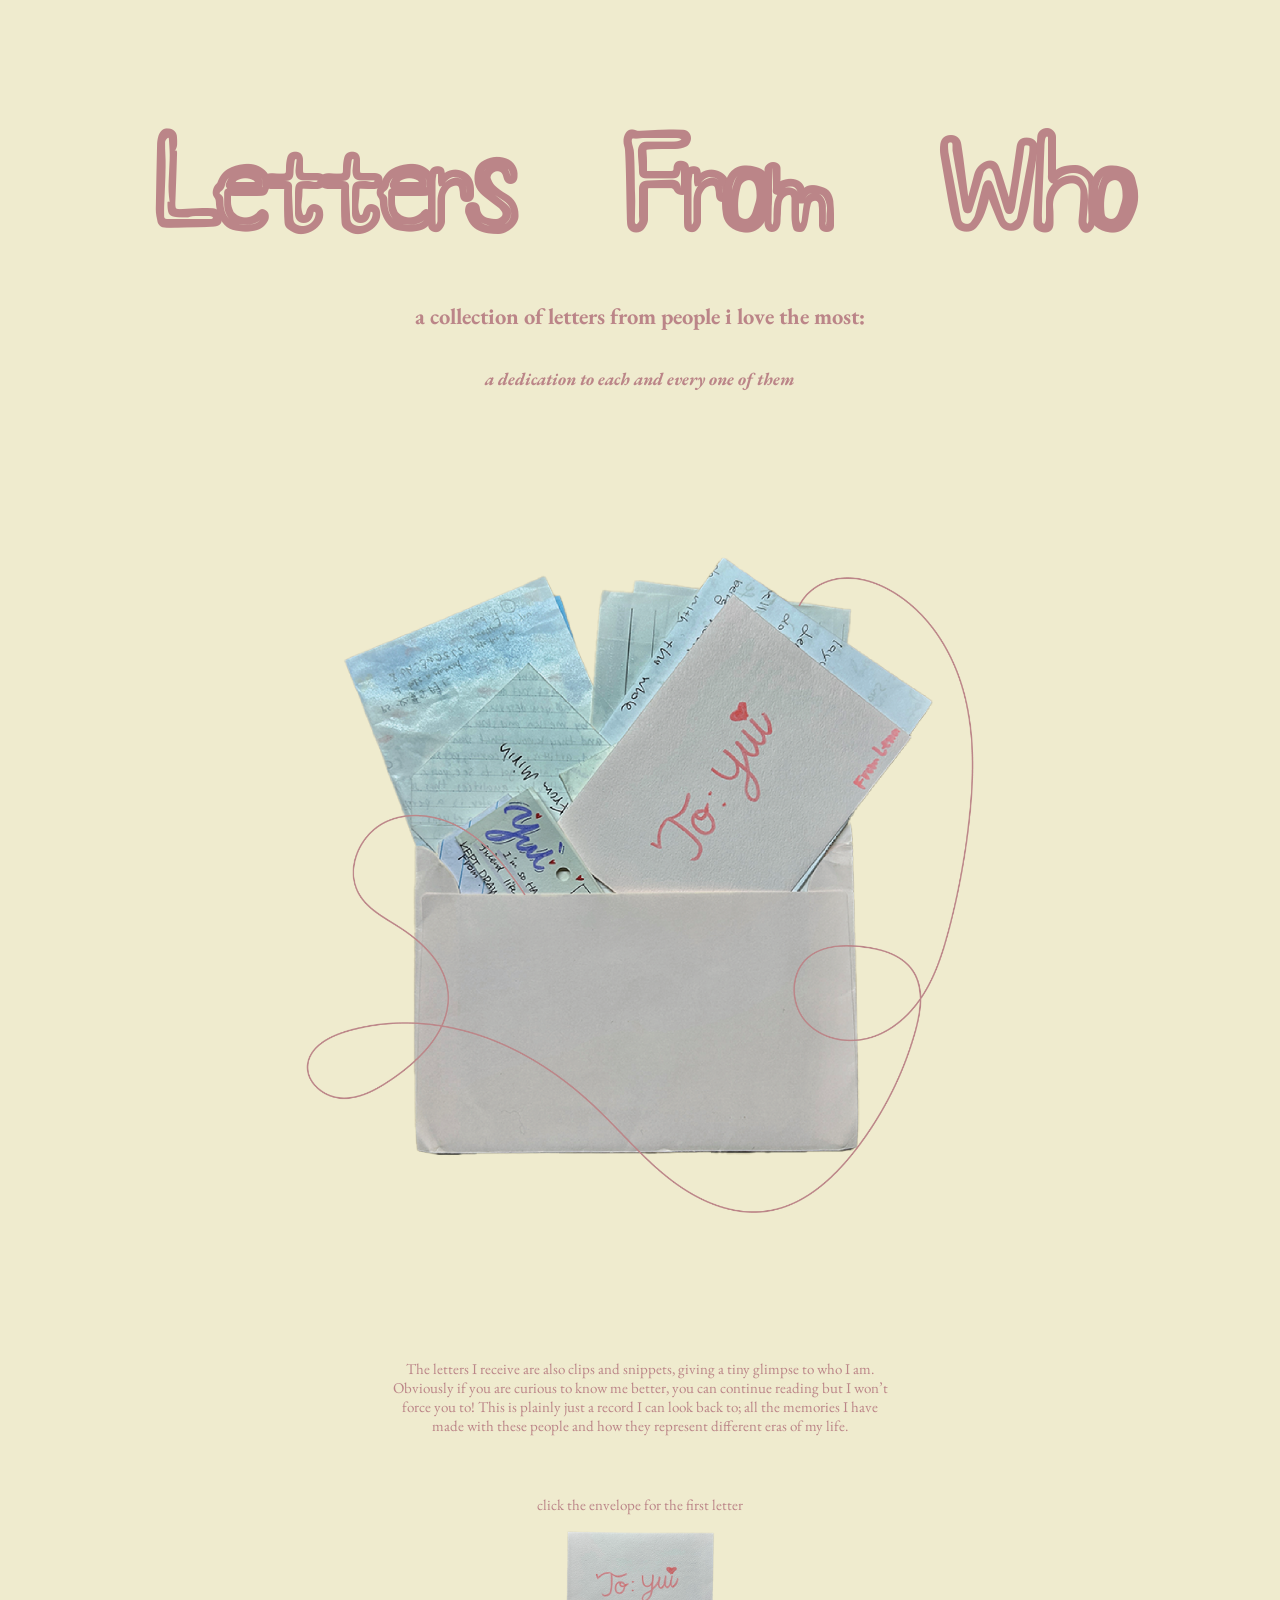
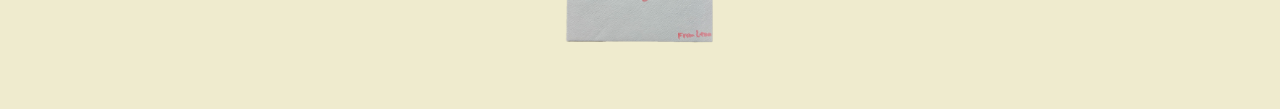
<file: index.html>
<!DOCTYPE html>
<html>
<head>
	<meta charset="utf-8">
	<meta name="viewport" content="width=device-width, initial-scale=1">
	<title>Letters From Who Intro</title>
	<link rel="stylesheet" type="text/css" href="index.css">
	
	<!-- THIS IS FOR GOOGLE FONTS  -->
	<link rel="preconnect" href="https://fonts.googleapis.com">
<link rel="preconnect" href="https://fonts.gstatic.com" crossorigin>
<link href="https://fonts.googleapis.com/css2?family=League+Script&family=Shizuru&display=swap" rel="stylesheet">
	

<link rel="preconnect" href="https://fonts.googleapis.com">
<link rel="preconnect" href="https://fonts.gstatic.com" crossorigin>
<link href="https://fonts.googleapis.com/css2?family=Shizuru&display=swap" rel="stylesheet">

<link rel="preconnect" href="https://fonts.googleapis.com">
<link rel="preconnect" href="https://fonts.gstatic.com" crossorigin>
<link href="https://fonts.googleapis.com/css2?family=EB+Garamond:ital,wght@0,400..800;1,400..800&family=League+Script&family=Shizuru&display=swap" rel="stylesheet">



</head>
<body>

<h1>Letters From Who</h1>
<br>
<br>

<h2> a collection of letters from people i love the most:</h>
<h3><i> a dedication to each and every one of them</i></h3>

<img src="Images/letterexplode.png" width="700">

<div class="container">
<p id="para">The letters I receive are also clips and snippets, giving a tiny glimpse to who I am. Obviously if you are curious to know me better, you can continue reading but I won’t force you to! This is plainly just a record I can look back to; all the memories I have made with these people and how they represent different eras of my life. </p>
 </div>

<p id="paragraph1">click the envelope for the first letter</p>


<a href="file:///Users/yuikimura/Desktop/Core%20Interaction/entry_1/entry_1.html">
<img src="Images/nextletter.png" alt="Clickable Image" width="150">
</a>










</body>
</html>
</file>
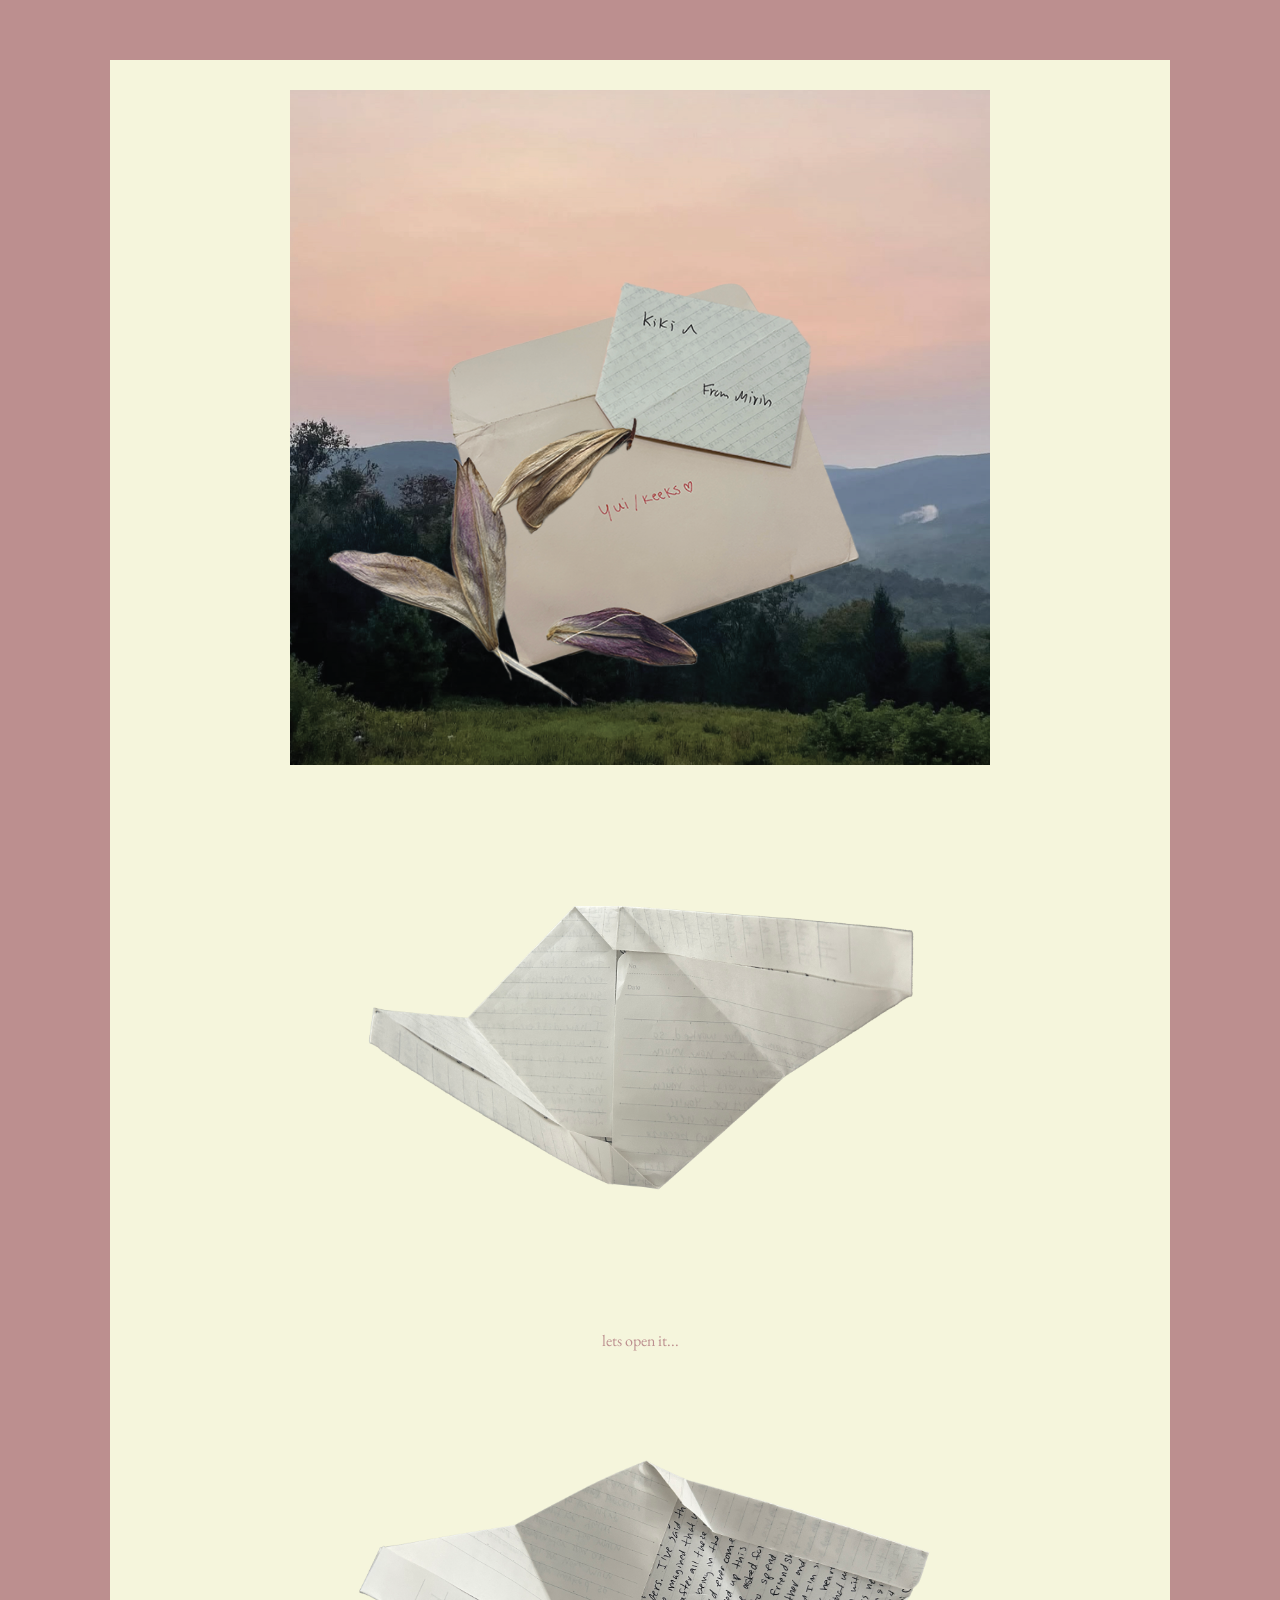
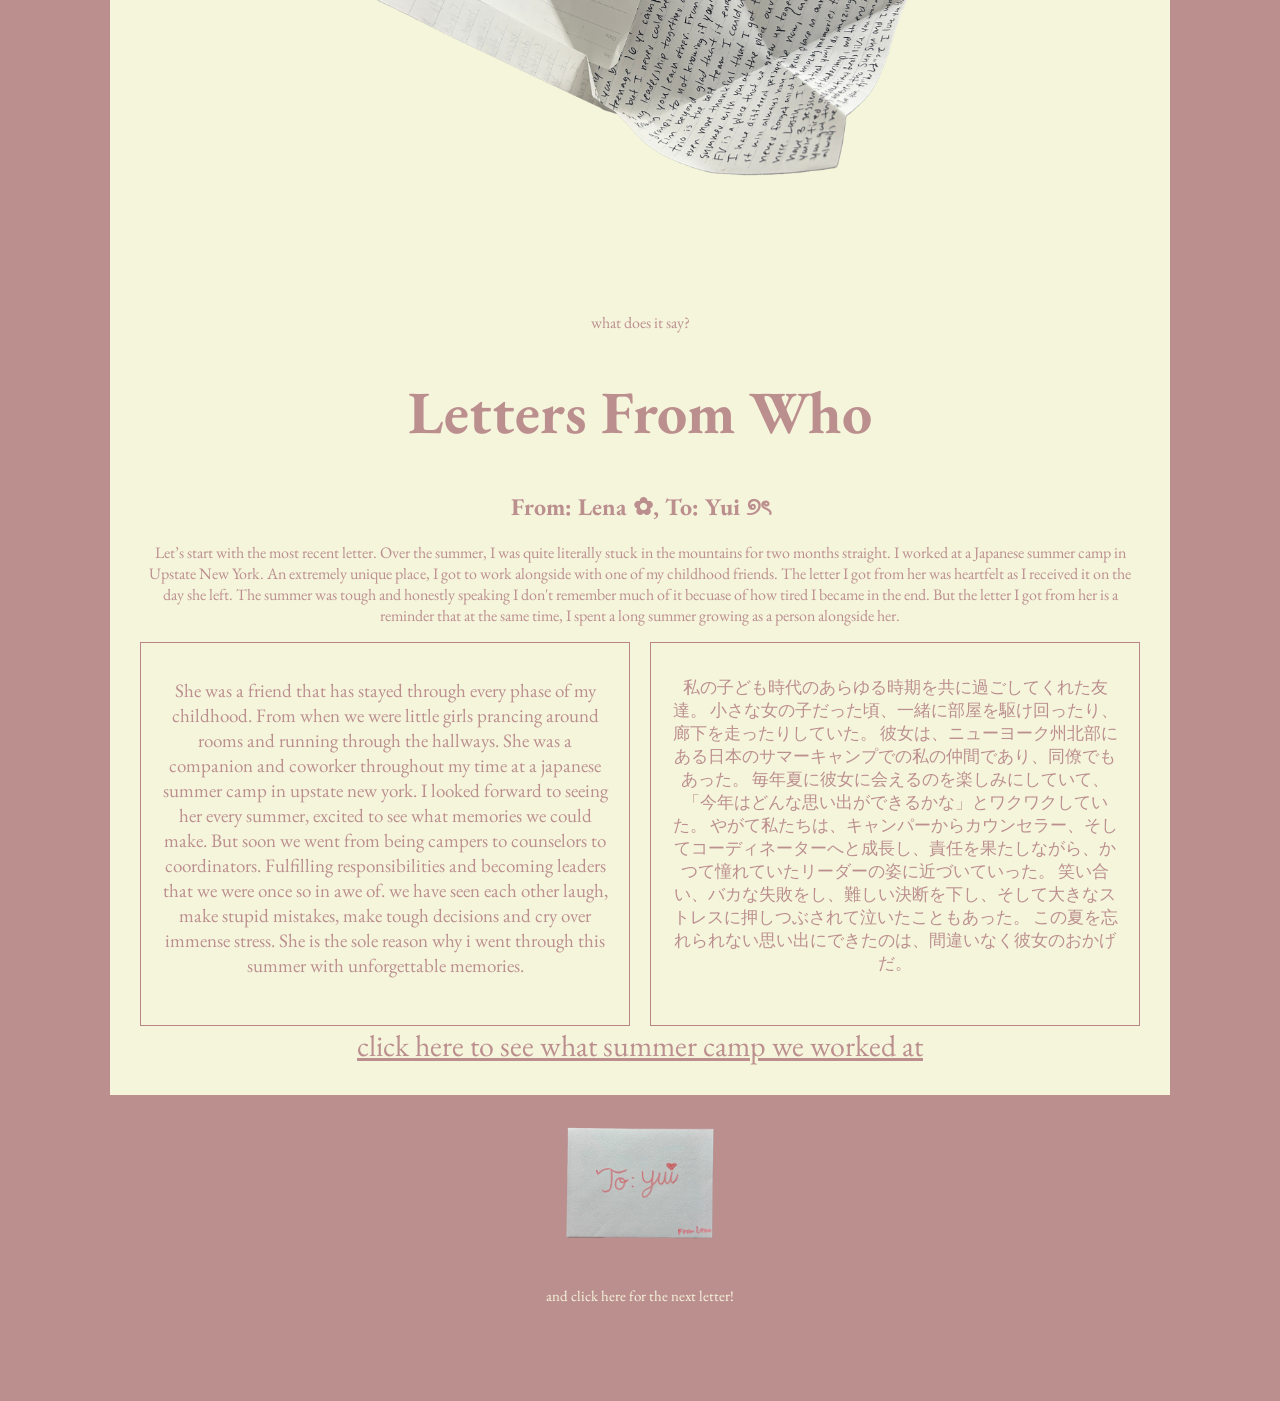
<file: entry_1.html>
<!DOCTYPE html>
<html>
<head>
	<meta charset="utf-8">
	<meta name="viewport" content="width=device-width, initial-scale=1">
	<title>Letters From Who?</title>

<link rel="stylesheet" type="text/css" href="style1.css">

<link rel="preconnect" href="https://fonts.googleapis.com">
<link rel="preconnect" href="https://fonts.gstatic.com" crossorigin>
<link href="https://fonts.googleapis.com/css2?family=EB+Garamond:ital,wght@0,400..800;1,400..800&family=League+Script&family=Shizuru&display=swap" rel="stylesheet">

</head>
<body>

	<div class="container">
	<img src="Images/entry_1_image.png" width="700">
	<img src="Images/IMG_3582.png" width="700">
	<p>lets open it...</p>
	<img src="Images/IMG_35852.png" width="700">
	<p>what does it say?</p>


	<h1>Letters From Who</h1>
	<h2>From: Lena ✿, To: Yui ୭ৎ</h2>
    <p>Let’s start with the most recent letter. Over the summer, I was quite literally stuck in the mountains for two months straight. I worked at a Japanese summer camp in Upstate New York. An extremely unique place, I got to work alongside with one of my childhood friends. The letter I got from her was heartfelt as I received it on the day she left. The summer was tough and honestly speaking I don't remember much of it becuase of how tired I became in the end. But the letter I got from her is a reminder that at the same time, I spent a long summer growing as a person alongside her.</p>

   

<div class="container2">



  <div class="box left">
    <!-- Content for left container -->
    <p>She was a friend that has stayed through every phase of my childhood. From when we were little girls prancing around rooms and running through the hallways. She was a companion and coworker throughout my time at a japanese summer camp in upstate new york. I looked forward to seeing her every summer, excited to see what memories we could make. But soon we went from being campers to counselors to coordinators. Fulfilling responsibilities and becoming leaders that we were once so in awe of. we have seen each other laugh, make stupid mistakes, make tough decisions and cry over immense stress. She is the sole reason why i went through this summer with unforgettable memories.</p>
  </div>
  <div class="box right">
    <!-- Content for right container -->
    <p>私の子ども時代のあらゆる時期を共に過ごしてくれた友達。
小さな女の子だった頃、一緒に部屋を駆け回ったり、廊下を走ったりしていた。
彼女は、ニューヨーク州北部にある日本のサマーキャンプでの私の仲間であり、同僚でもあった。
毎年夏に彼女に会えるのを楽しみにしていて、「今年はどんな思い出ができるかな」とワクワクしていた。
やがて私たちは、キャンパーからカウンセラー、そしてコーディネーターへと成長し、責任を果たしながら、かつて憧れていたリーダーの姿に近づいていった。
笑い合い、バカな失敗をし、難しい決断を下し、そして大きなストレスに押しつぶされて泣いたこともあった。
この夏を忘れられない思い出にできたのは、間違いなく彼女のおかげだ。</p>
</p>
  </div>
</div>

    
    <a href="https://www.ymcatfv.org/"> click here to see what summer camp we worked at<a/>


    </div>


   <a href="file:///Users/yuikimura/Desktop/Core%20Interaction/entry_3/entry_3.html">
<img id="myImage" img src="Images/nextletter.png" alt="Clickable Image">
</a>

<p class="paragraphlast">
and click here for the next letter!</p>

<br>
</body>
</html>
</file>
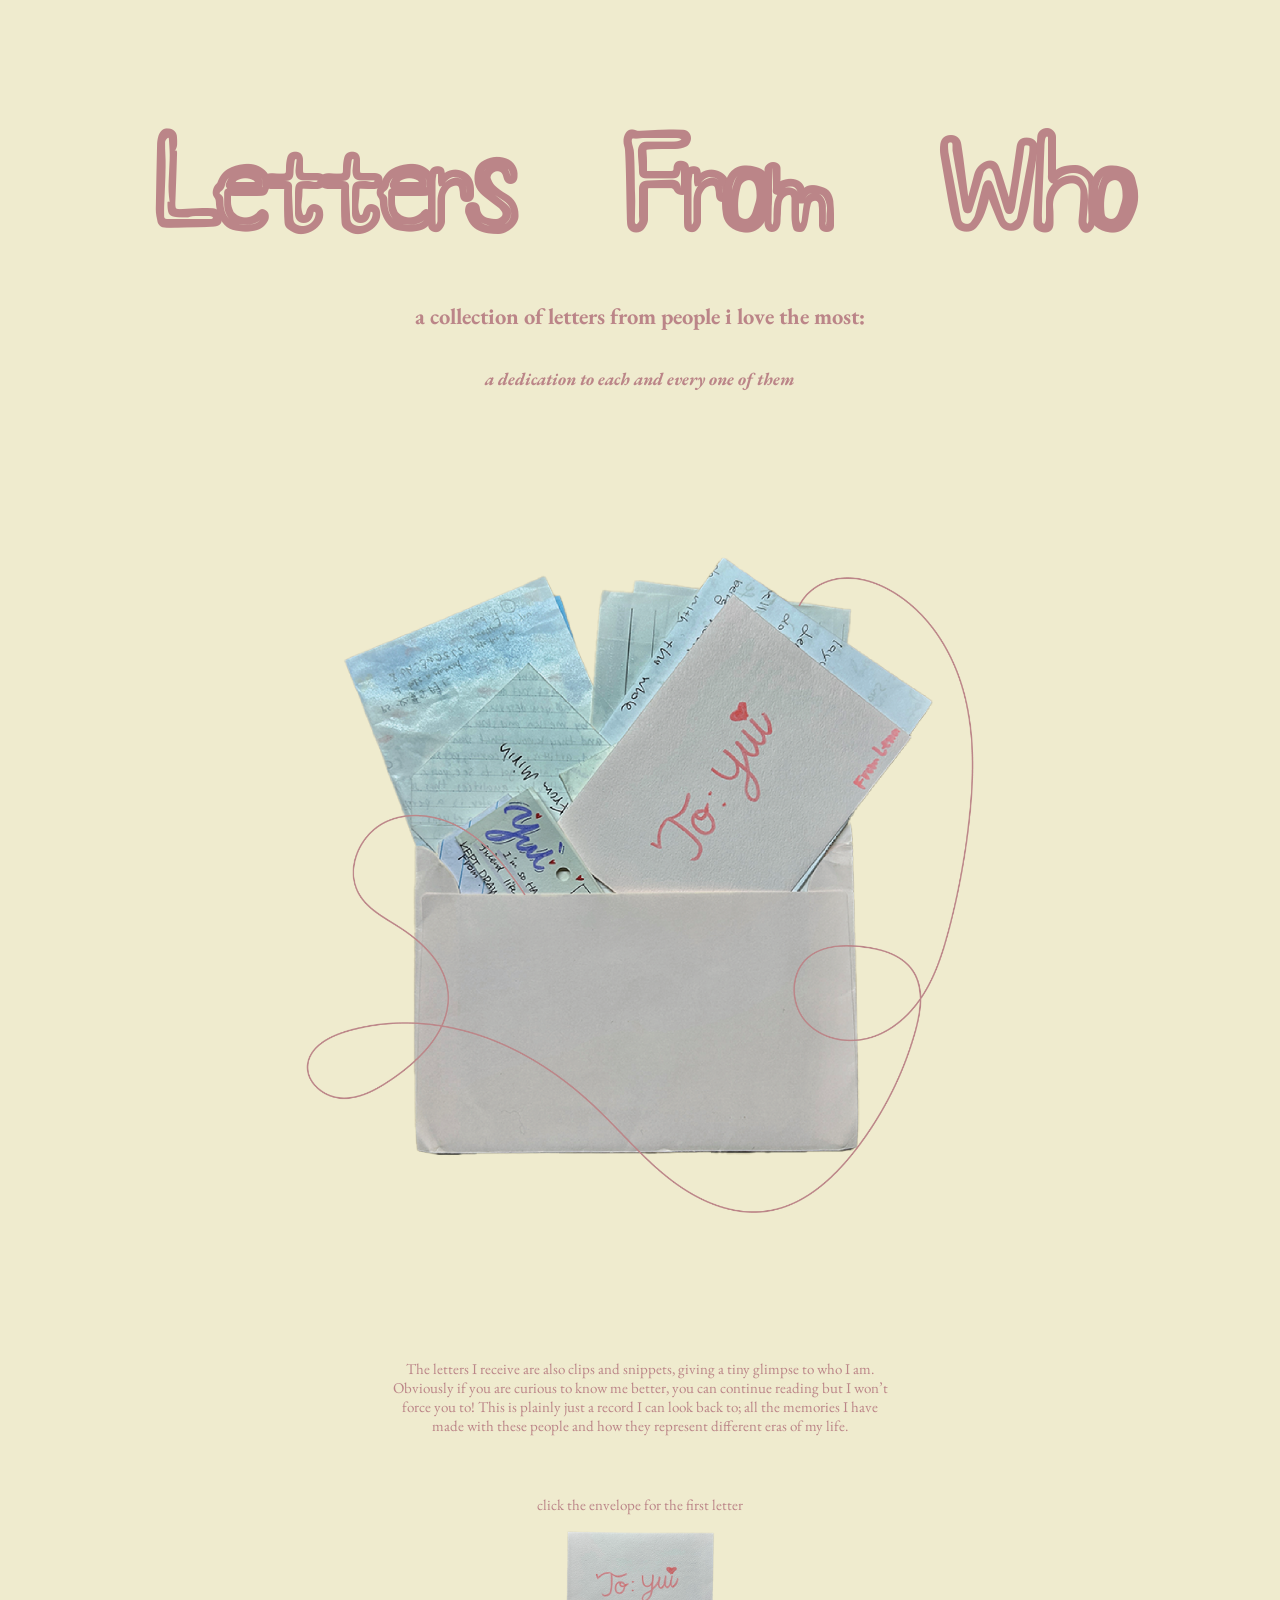
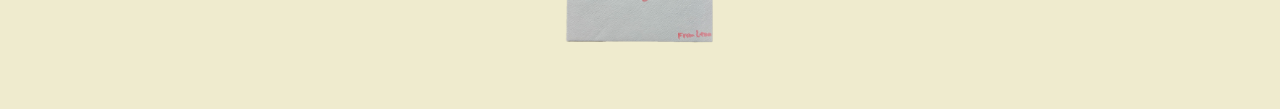
<file: letters_intro.html>
<!DOCTYPE html>
<html>
<head>
	<meta charset="utf-8">
	<meta name="viewport" content="width=device-width, initial-scale=1">
	<title>Letters From Who Intro</title>
	<link rel="stylesheet" type="text/css" href="letters_intro.css">
	
	<!-- THIS IS FOR GOOGLE FONTS  -->
	<link rel="preconnect" href="https://fonts.googleapis.com">
<link rel="preconnect" href="https://fonts.gstatic.com" crossorigin>
<link href="https://fonts.googleapis.com/css2?family=League+Script&family=Shizuru&display=swap" rel="stylesheet">
	

<link rel="preconnect" href="https://fonts.googleapis.com">
<link rel="preconnect" href="https://fonts.gstatic.com" crossorigin>
<link href="https://fonts.googleapis.com/css2?family=Shizuru&display=swap" rel="stylesheet">

<link rel="preconnect" href="https://fonts.googleapis.com">
<link rel="preconnect" href="https://fonts.gstatic.com" crossorigin>
<link href="https://fonts.googleapis.com/css2?family=EB+Garamond:ital,wght@0,400..800;1,400..800&family=League+Script&family=Shizuru&display=swap" rel="stylesheet">



</head>
<body>

<h1>Letters From Who</h1>
<br>
<br>

<h2> a collection of letters from people i love the most:</h>
<h3><i> a dedication to each and every one of them</i></h3>

<img src="Images/letterexplode.png" width="700">

<div class="container">
<p id="para">The letters I receive are also clips and snippets, giving a tiny glimpse to who I am. Obviously if you are curious to know me better, you can continue reading but I won’t force you to! This is plainly just a record I can look back to; all the memories I have made with these people and how they represent different eras of my life. </p>
 </div>

<p id="paragraph1">click the envelope for the first letter</p>


<a href="file:///Users/yuikimura/Desktop/Core%20Interaction/entry_1/lettersfromwho.html">
<img src="Images/nextletter.png" alt="Clickable Image" width="150">
</a>










</body>
</html>
</file>
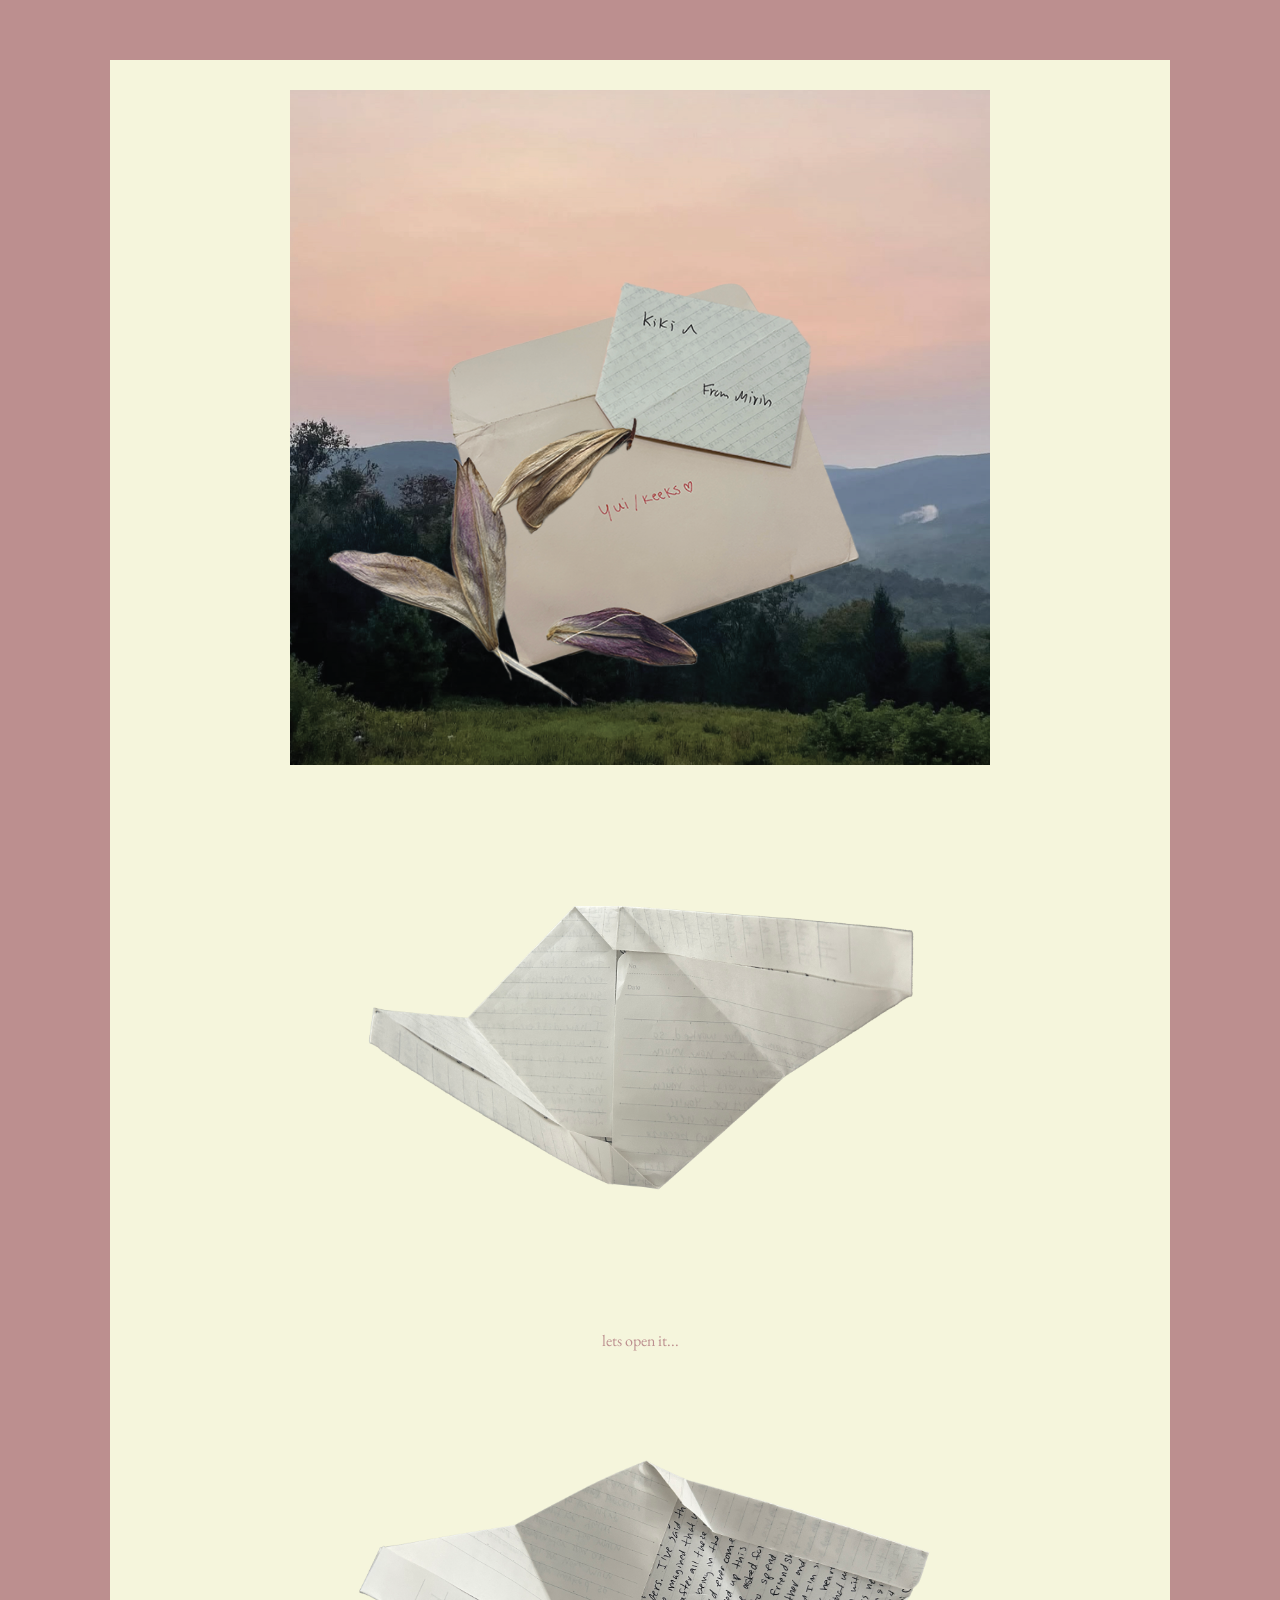
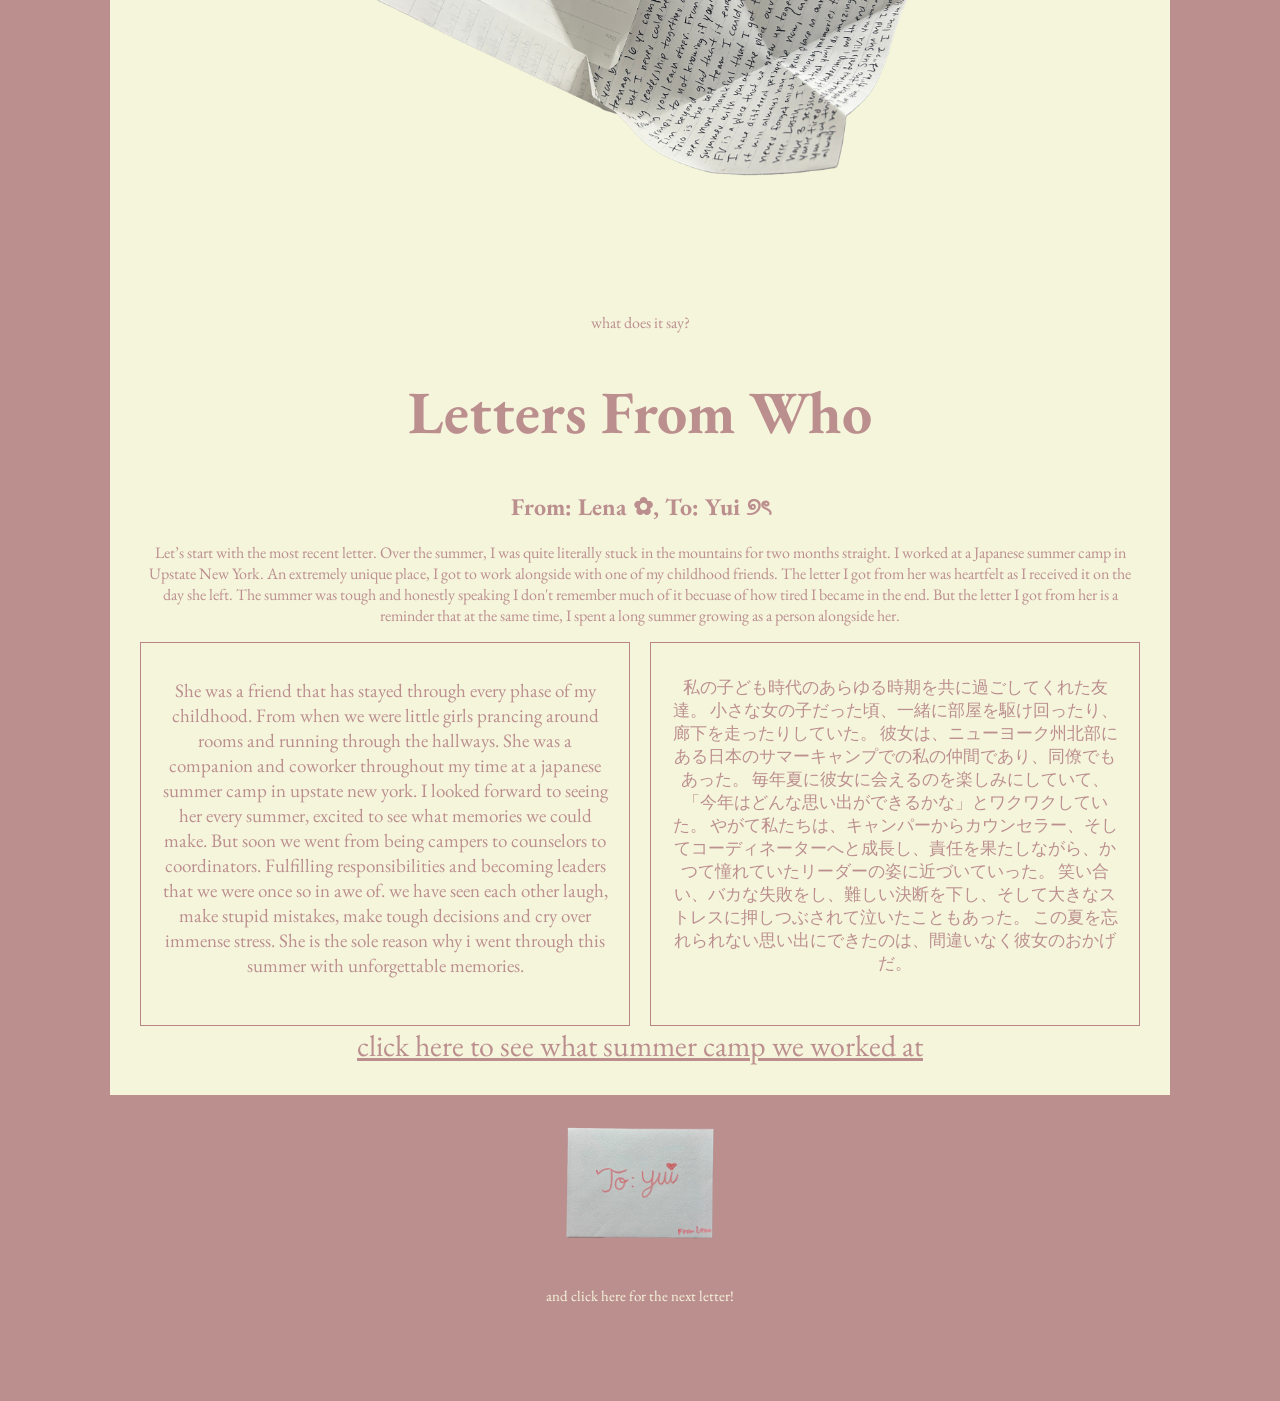
<file: lettersfromwho.html>
<!DOCTYPE html>
<html>
<head>
	<meta charset="utf-8">
	<meta name="viewport" content="width=device-width, initial-scale=1">
	<title>Letters From Who?</title>

<link rel="stylesheet" type="text/css" href="style.css">

<link rel="preconnect" href="https://fonts.googleapis.com">
<link rel="preconnect" href="https://fonts.gstatic.com" crossorigin>
<link href="https://fonts.googleapis.com/css2?family=EB+Garamond:ital,wght@0,400..800;1,400..800&family=League+Script&family=Shizuru&display=swap" rel="stylesheet">

</head>
<body>

	<div class="container">
	<img src="Images/entry_1_image.png" width="700">
	<img src="Images/IMG_3582.png" width="700">
	<p>lets open it...</p>
	<img src="Images/IMG_35852.png" width="700">
	<p>what does it say?</p>


	<h1>Letters From Who</h1>
	<h2>From: Lena ✿, To: Yui ୭ৎ</h2>
    <p>Let’s start with the most recent letter. Over the summer, I was quite literally stuck in the mountains for two months straight. I worked at a Japanese summer camp in Upstate New York. An extremely unique place, I got to work alongside with one of my childhood friends. The letter I got from her was heartfelt as I received it on the day she left. The summer was tough and honestly speaking I don't remember much of it becuase of how tired I became in the end. But the letter I got from her is a reminder that at the same time, I spent a long summer growing as a person alongside her.</p>

   

<div class="container2">



  <div class="box left">
    <!-- Content for left container -->
    <p>She was a friend that has stayed through every phase of my childhood. From when we were little girls prancing around rooms and running through the hallways. She was a companion and coworker throughout my time at a japanese summer camp in upstate new york. I looked forward to seeing her every summer, excited to see what memories we could make. But soon we went from being campers to counselors to coordinators. Fulfilling responsibilities and becoming leaders that we were once so in awe of. we have seen each other laugh, make stupid mistakes, make tough decisions and cry over immense stress. She is the sole reason why i went through this summer with unforgettable memories.</p>
  </div>
  <div class="box right">
    <!-- Content for right container -->
    <p>私の子ども時代のあらゆる時期を共に過ごしてくれた友達。
小さな女の子だった頃、一緒に部屋を駆け回ったり、廊下を走ったりしていた。
彼女は、ニューヨーク州北部にある日本のサマーキャンプでの私の仲間であり、同僚でもあった。
毎年夏に彼女に会えるのを楽しみにしていて、「今年はどんな思い出ができるかな」とワクワクしていた。
やがて私たちは、キャンパーからカウンセラー、そしてコーディネーターへと成長し、責任を果たしながら、かつて憧れていたリーダーの姿に近づいていった。
笑い合い、バカな失敗をし、難しい決断を下し、そして大きなストレスに押しつぶされて泣いたこともあった。
この夏を忘れられない思い出にできたのは、間違いなく彼女のおかげだ。</p>
</p>
  </div>
</div>

    
    <a href="https://www.ymcatfv.org/"> click here to see what summer camp we worked at<a/>


    </div>


   <a href="file:///Users/yuikimura/Desktop/Core%20Interaction/entry_3/entry_3.html">
<img id="myImage" img src="Images/nextletter.png" alt="Clickable Image">
</a>

<p class="paragraphlast">
and click here for the next letter!</p>

<br>
</body>
</html>
</file>
<file: index.css>
body {
	display: flex;
	flex-direction: column;
	align-items: center;

	background-color: #EFEBCE;

font-family: "Hiragino Mincho Pro";
font-size: 15px;
font-style: normal;
line-height: normal;
display: flex;
		  justify-content: center;
margin-bottom: 60px;
}



h1 {
	font-family: "Shizuru", system-ui;
	color: #BB8588;
	font-size: 120px;
	text-align: center;
	letter-spacing: -8px;
    line-height: 160px;
    margin-bottom: 0px;
}



h1:hover {
	color: #BB8588;
	font-size: 130px;
	font-family: "League Script", cursive;
    font-weight: 400;
    font-style: normal;
}

h2 {
	color:#BB8588;
	font size: 20px;
	font-family: "EB Garamond", serif;
	font font-weight: 400;
}

h3 {
	color:#BB8588;
	font size: 20px;
	font-family: "EB Garamond", serif;
	font font-weight: 400;
}


	.container {background-color: #EFEBCE;
		width: 500px;
		text-align: center;
		margin: 0 auto;
		padding: 30px;

	}

#para {	color:#BB8588;
	font size: 50px;
	font-family: "EB Garamond", serif;
	font font-weight: 400;

}

#paragraph1 {
	color:#BB8588;
	font size: 10px;
	font-family: "EB Garamond", serif;
	font font-weight: 400;

}
</file>
<file: style1.css>
body {background-color: rosybrown; 
		  color: rosybrown;
		  font-family:"EB Garamond", serif;
		  margin: 60px
		  
}

	

	h1 {font-size: 60px}

	img#myImage {
  width: 150px;
   display: block;
  margin: 0 auto; /* horizontally center block elements */
  padding: 30px;
  
}

	a {color: rosybrown;
		font-size: 30px}

	#secondparagraph {color: rosybrown;}


	.container {background-color: beige;
		width: 1000px;
		text-align: center;
		margin: 0 auto;
		padding: 30px;

	}

	.container img {
  display: block;
  margin: 0 auto 20px;
}

	  

.container2 {
  display: flex;
  gap: 20px; /* space between the two boxes */
}

.box {
  flex: 1; /* both boxes take equal width */
  width: 600;
  padding: 1rem;
  background-color: beige;
  border: 1px solid #BB8588;
  height:350px;
}

.left {
  background-color: beige;
  font-size: 19px;
}

.right {
  background-color: beige;
  font-size: 17px;
}

.paragraphlast {
	color: beige;
	font-size: 15px;
	text-align: center;
}
</file>
<file: letters_intro.css>
body {
	display: flex;
	flex-direction: column;
	align-items: center;

	background-color: #EFEBCE;

font-family: "Hiragino Mincho Pro";
font-size: 15px;
font-style: normal;
line-height: normal;
display: flex;
		  justify-content: center;
margin-bottom: 60px;
}



h1 {
	font-family: "Shizuru", system-ui;
	color: #BB8588;
	font-size: 120px;
	text-align: center;
	letter-spacing: -8px;
    line-height: 160px;
    margin-bottom: 0px;
}



h1:hover {
	color: #BB8588;
	font-size: 130px;
	font-family: "League Script", cursive;
    font-weight: 400;
    font-style: normal;
}

h2 {
	color:#BB8588;
	font size: 20px;
	font-family: "EB Garamond", serif;
	font font-weight: 400;
}

h3 {
	color:#BB8588;
	font size: 20px;
	font-family: "EB Garamond", serif;
	font font-weight: 400;
}


	.container {background-color: #EFEBCE;
		width: 500px;
		text-align: center;
		margin: 0 auto;
		padding: 30px;

	}

#para {	color:#BB8588;
	font size: 50px;
	font-family: "EB Garamond", serif;
	font font-weight: 400;

}

#paragraph1 {
	color:#BB8588;
	font size: 10px;
	font-family: "EB Garamond", serif;
	font font-weight: 400;

}
</file>
<file: style.css>
body {background-color: rosybrown; 
		  color: rosybrown;
		  font-family:"EB Garamond", serif;
		  margin: 60px
		  
}

	

	h1 {font-size: 60px}

	img#myImage {
  width: 150px;
   display: block;
  margin: 0 auto; /* horizontally center block elements */
  padding: 30px;
  
}

	a {color: rosybrown;
		font-size: 30px}

	#secondparagraph {color: rosybrown;}


	.container {background-color: beige;
		width: 1000px;
		text-align: center;
		margin: 0 auto;
		padding: 30px;

	}

	.container img {
  display: block;
  margin: 0 auto 20px;
}

	  

.container2 {
  display: flex;
  gap: 20px; /* space between the two boxes */
}

.box {
  flex: 1; /* both boxes take equal width */
  width: 600;
  padding: 1rem;
  background-color: beige;
  border: 1px solid #BB8588;
  height:350px;
}

.left {
  background-color: beige;
  font-size: 19px;
}

.right {
  background-color: beige;
  font-size: 17px;
}

.paragraphlast {
	color: beige;
	font-size: 15px;
	text-align: center;
}
</file>
